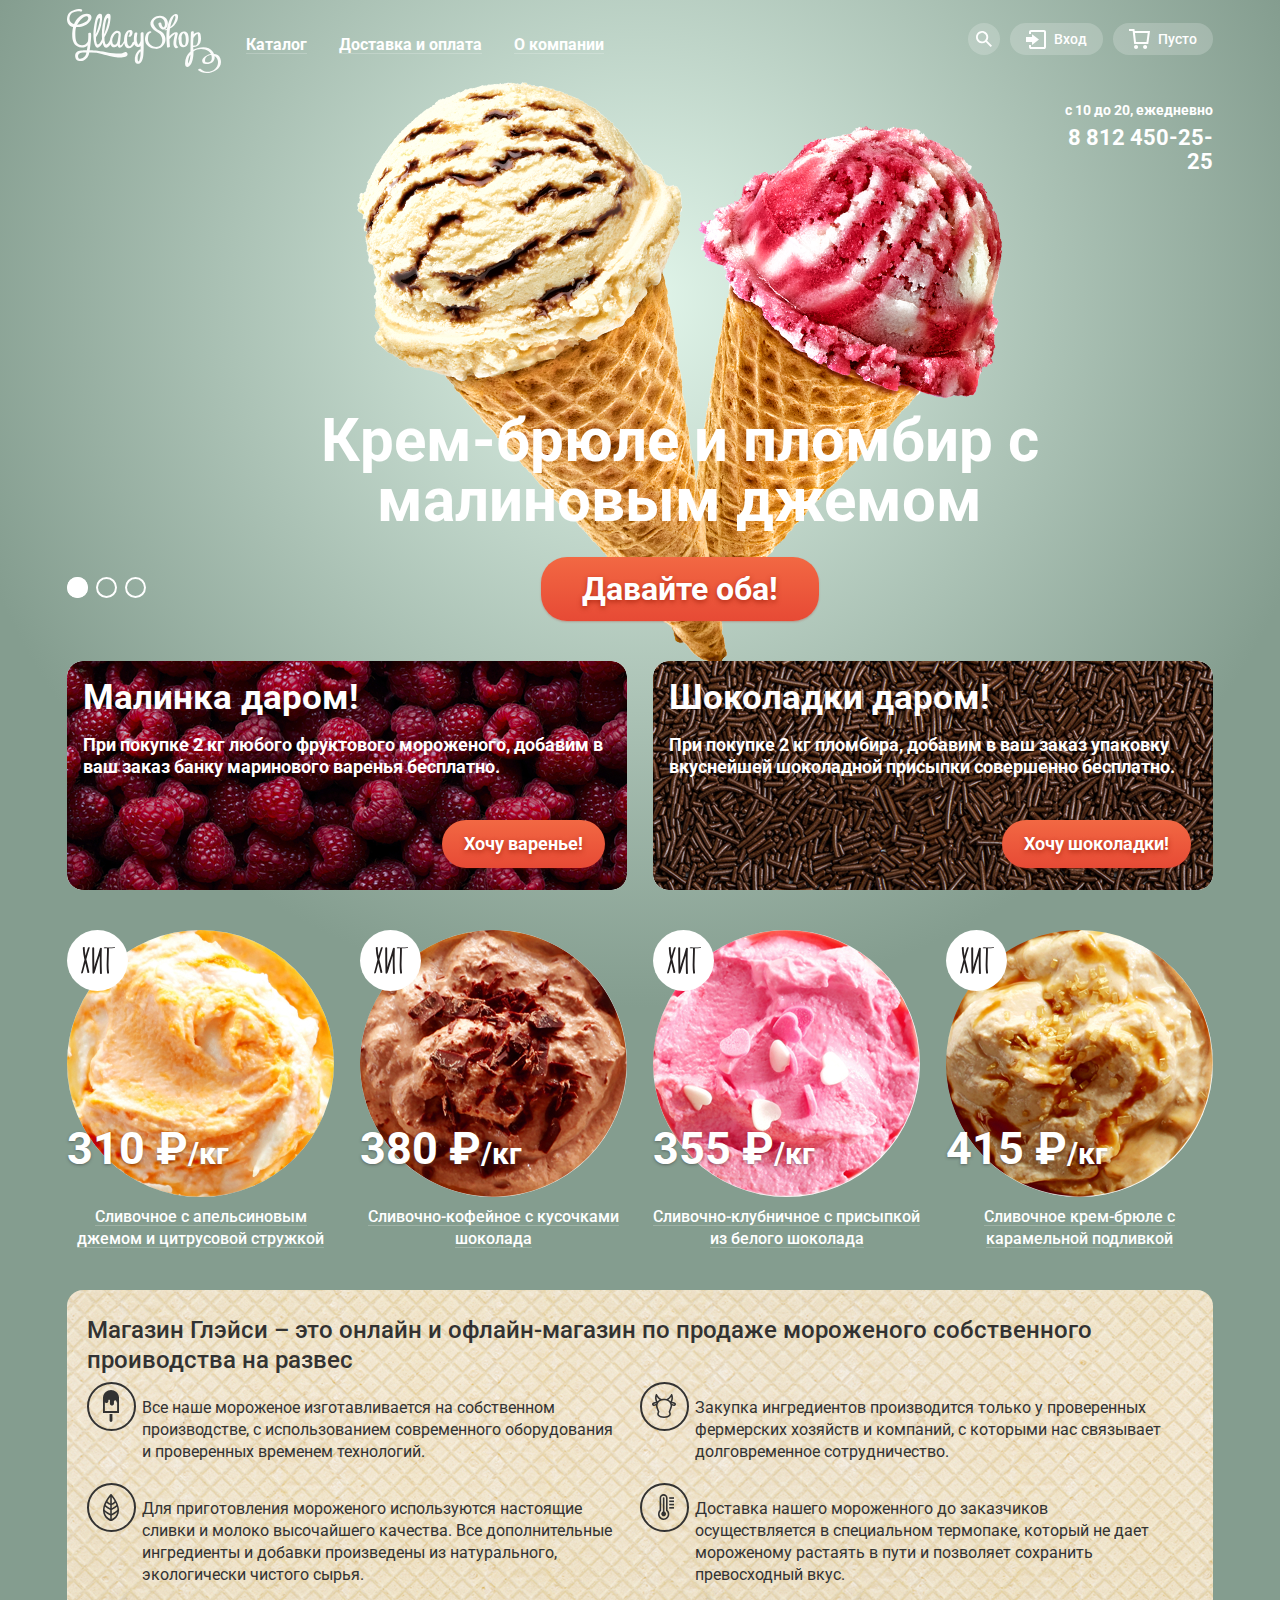
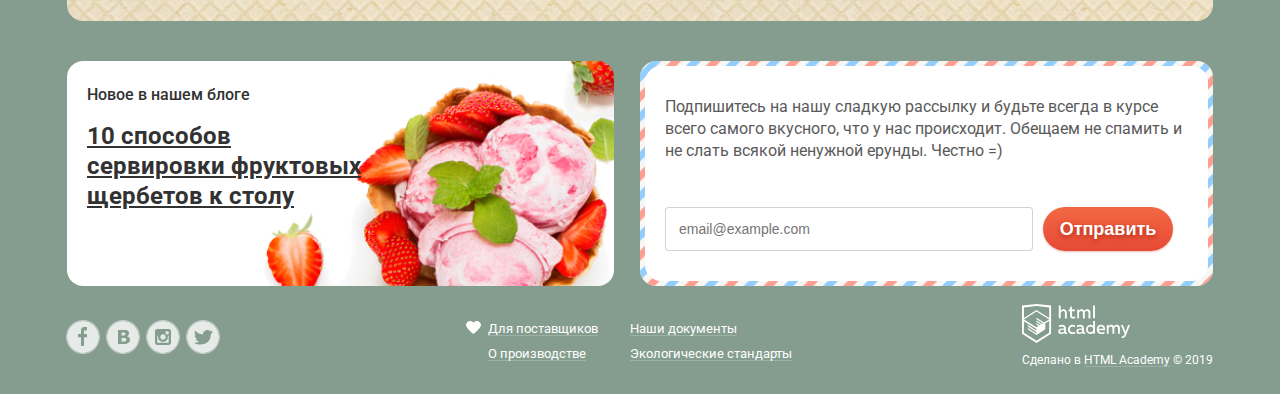
<file: index.html>
<!doctype html>
<html lang="ru">
<head>
  <meta charset="UTF-8">
  <link href="https://fonts.googleapis.com/css2?family=Roboto:wght@400;500;700&display=swap" rel="stylesheet">
  <link rel="stylesheet" href="css/style.css">
  <title>Gllacy</title>
</head>
<body class="page">
<header class="page__header header">
  <nav class="header__nav">
    <a href="#" class="header__nav-logo logo">
      <img class="logo__image" src="img/logo-gllacy.svg" width="154" height="64"
           alt="Логотип магазина мороженого Глэйси">
    </a>
    <ul class="header__nav-list">
      <li class="header__nav-item">
        <a href="catalog.html" class="header__nav-link link">
          <span class="header__nav-text">Каталог</span>
        </a>
        <section class="header__popup catalog">
          <h2 class="catalog__title">Новинки</h2>
          <ul class="catalog__list">
            <li class="catalog__item"><a href="#" class="catalog__link link">Сливочное</a></li>
            <li class="catalog__item"><a href="#" class="catalog__link catalog__link--active link">Щербеты</a></li>
            <li class="catalog__item"><a href="#" class="catalog__link link">Фруктовый лед</a></li>
            <li class="catalog__item"><a href="#" class="catalog__link link">Мелорин</a></li>
          </ul>
        </section>
      </li>
      <li class="header__nav-item">
        <a href="#" class="header__nav-link link">
          <span class="header__nav-text">Доставка и оплата</span>
        </a>
        <section class="header__nav-delivery delivery"></section>
      </li>
      <li class="header__nav-item">
        <a href="#" class="header__nav-link link">
          <span class="header__nav-text">О компании</span>
        </a>
        <section class="header__nav-about-company about-company"></section>
      </li>
    </ul>
  </nav>
  <ul class="header__user-menu">
    <li class="header__user-menu-item">
      <a href="#" class="header__user-menu-link header__user-menu-link--icon-search link ">
        <span class="visually-hidden">Форма поиска</span>
      </a>
      <section class="header__popup header__popup--position-right search">
        <form class="search__form" action="#" name="search" method="get">
          <div class="search__form__item">
            <label for="search" class="visually-hidden">Поиск</label>
            <input id="search" class="search__form-input input" placeholder="Крем-брюле">
          </div>
          <button class="visually-hidden" type="submit">Найти</button>
        </form>
      </section>
    </li>
    <li class="header__user-menu-item">
      <a href="#" class="header__user-menu-link header__user-menu-link--icon-enter link">
        <span class="header__user-menu-link-text">Вход</span>
      </a>
      <section class="header__popup header__popup--position-right authentication">
        <form class="authentication__form" action="#" name="authentication" method="post">
          <div class="authentication__form-login">
            <label class="visually-hidden" for="login">Логин</label>
            <input class="authentication__form-input input" id="login" name="login" placeholder="email@example.com">
          </div>
          <div class="authentication__form-password">
            <label class="visually-hidden" for="password">Пароль</label>
            <input class="authentication__form-input input" type="password" id="password" name="password"
                   placeholder="......">
          </div>
          <div class="authentication__form-item">
            <button class="authentication__form-item-button button-theme" type="submit">Войти</button>
            <div class="authentication__form-item-wrap">
              <a href="#" class="authentication__password-recovery link">
                <span class="authentication__link-text">Забыли пароль?</span>
              </a>
              <a href="#" class="authentication__registration-link link">
                <span class="authentication__link-text">Новая регистрация</span>
              </a>
            </div>
          </div>
        </form>
      </section>
    </li>
    <li class="header__user-menu-item">
      <a href="#" class="header__user-menu-link header__user-menu-link--icon-basket link">
        <span class="header__user-menu-link-text">Пусто</span>
      </a>
      <section class="header__popup header__popup--position-right basket">
        <table class="basket__table">
          <caption class="visually-hidden">Таблица покупок</caption>
          <tbody class="basket__table">
          <tr class="visually-hidden">
            <th>Кнопка удаления из корзицы</th>
            <th>Изображение продукции</th>
            <th>Название</th>
            <th>Вес</th>
            <th>Стоимость</th>
          </tr>
          <tr class="basket__table-row">
            <td class="basket__table-col-button">
              <button class="basket__table-button-close button-close" type="submit"><span class="visually-hidden">удалить</span>
              </button>
            </td>
            <td class="basket__table-col-image">
              <img class="basket__table-image" src="img/basket__image-1.jpg" width="33" height="33"
                   alt="Мороженка розовая с белым шоколадом в форме сердечек">
            </td>
            <td class="basket__table-col-name">Пломбир с апельсиновым джемом</td>
            <td class="basket__table-col-weight">1,5 кг х <span
              class="basket__table-col-price basket__table-price--light">200 руб.</span></td>
            <td class="basket__table-col-price">300 руб.</td>
          </tr>
          <tr class="basket__table-row">
            <td class="basket__table-col-button">
              <button class="basket__table-button-close button-close" type="submit"><span class="visually-hidden">удалить</span>
              </button>
            </td>
            <td class="basket__table-col-image">
              <img class="basket__table-image" src="img/basket__image-2.jpg" width="33" height="33"
                   alt="Мороженка розовая с белым шоколадом в форме сердечек">
            </td>
            <td class="basket__table-col-name">Клубничный пломбир с присыпкой из белого шоколада</td>
            <td class="basket__table-col-weight">1,5 кг х <span
              class="basket__table-col-price basket__table-price--light">300 руб.</span></td>
            <td class="basket__table-col-price">450 руб.</td>
          </tr>
          </tbody>
        </table>
        <form class="basket__form" action="#" name="basket" method="post">
          <div class="basket__form-item-total-price">
            <label class="basket__form-text">Итого: 750 руб.
              <input class="visually-hidden" type="hidden" value="750 руб.">
            </label>
          </div>
          <button class="basket__form-submit button-theme" type="submit">Оформить заказ</button>
        </form>
      </section>
    </li>
  </ul>
  <div class="header__contact">
    <p class="header__contact-working-hours">с 10 до 20, ежедневно</p>
    <p class="header__contact-phone">8 812 450-25-25</p>
  </div>
</header>
<main class="page__main main">
  <div class="main__slider slider">
    <div class="slider__pens slider-pens">
      <div class="slider-pens__item">
        <input class="slider__pen-input visually-hidden" type="radio" id="toggle-1" name="slider-toggle" checked>
        <label class="slider__pen" for="toggle-1"></label>
      </div>
      <div class="slider-pens__item">
        <input class="slider__pen-input visually-hidden" type="radio" id="toggle-2" name="slider-toggle">
        <label class="slider__pen" for="toggle-2"></label>
      </div>
      <div class="slider-pens__item">
        <input class="slider__pen-input visually-hidden" type="radio" id="toggle-3" name="slider-toggle">
        <label class="slider__pen" for="toggle-3"></label>
      </div>
    </div>
    <div class="slider__slide-list">
      <div class="slider__slide">
        <div class="slider__slide-content">
          <p class="slider__slide-intro">Крем-брюле и пломбир с малиновым джемом</p>
          <a class="slider__slide-link link button-theme">Давайте оба!</a>
        </div>
      </div>
      <div class="slider__slide">
        <div class="slider__slide-content">
          <p class="slider__slide-intro">Шоколадный пломбир и лимонный сорбет</p>
          <a class="slider__slide-link link button-theme">Давайте оба!</a>
        </div>
      </div>
      <div class="slider__slide">
        <div class="slider__slide-content">
          <p class="slider__slide-intro">Пломбир с помадкой и клубничный щербет</p>
          <a class="slider__slide-link link button-theme">Давайте оба!</a>
        </div>
      </div>
    </div>
  </div>
  <section class="main__present present-list">
    <article class="present-list__item present present--bg-berry">
      <h2 class="present__title">Малинка даром!</h2>
      <p class="present__intro">При покупке 2 кг любого фруктового мороженого, добавим в ваш заказ банку маринового
        варенья бесплатно.</p>
      <a href="#" class="present__link button-theme">Хочу варенье!</a>
    </article>
    <article class="present-list__item present present--bg-chocolate">
      <h2 class="present__title">Шоколадки даром!</h2>
      <p class="present__intro">При покупке 2 кг пломбира, добавим в ваш заказ упаковку вкуснейшей шоколадной присыпки
        совершенно бесплатно.</p>
      <a href="#" class="present__link button-theme">Хочу шоколадки!</a>
    </article>
  </section>
  <div class="main__product-list product-list">
    <article class="product-list__item product product--icon-popular">
      <div class="product__header">
        <figure class="product__image-wrap">
          <img class="product__image" src="img/product__image-1.jpg" alt="">
        </figure>
        <div class="product__price-wrap">
          <p class="product__price">310 ₽<span class="product__price product__price--size">/кг</span></p>
        </div>
        <h2 class="product__title">
          <a href="#" class="product__link link">
            <span class="link__text">Сливочное с апельсиновым джемом и цитрусовой стружкой</span>
          </a>
        </h2>
      </div>
      <div class="product__footer">
        <a class="product__link-button link button-theme">Быстрый просмотр</a>
      </div>
    </article>
    <article class="product-list__item product product--icon-popular">
      <div class="product__header">
        <figure class="product__image-wrap">
          <img class="product__image" src="img/product__image-2.jpg" alt="">
        </figure>
        <div class="product__price-wrap">
          <p class="product__price">380 ₽<span class="product__price product__price--size">/кг</span></p>
        </div>
        <h2 class="product__title">
          <a href="#" class="product__link link">
            <span class="link__text">Сливочно-кофейное с кусочками шоколада</span>
          </a>
        </h2>
      </div>
      <div class="product__footer">
        <a class="product__link-button link button-theme">Быстрый просмотр</a>
      </div>
    </article>
    <article class="product-list__item product product--icon-popular">
      <div class="product__header">
        <figure class="product__image-wrap">
          <img class="product__image" src="img/product__image-3.jpg" alt="">
        </figure>
        <div class="product__price-wrap">
          <p class="product__price">355 ₽<span class="product__price product__price--size">/кг</span></p>
        </div>
        <h2 class="product__title">
          <a href="#" class="product__link link">
            <span class="link__text">Сливочно-клубничное с присыпкой из белого шоколада</span>
          </a>
        </h2>
      </div>
      <div class="product__footer">
        <a class="product__link-button link button-theme">Быстрый просмотр</a>
      </div>
    </article>
    <article class="product-list__item product product--icon-popular">
      <div class="product__header">
        <figure class="product__image-wrap">
          <img class="product__image" src="img/product__image-4.jpg" alt="">
        </figure>
        <div class="product__price-wrap">
          <p class="product__price">415 ₽<span class="product__price product__price--size">/кг</span></p>
        </div>
        <h2 class="product__title">
          <a href="#" class="product__link link">
            <span class="link__text">Сливочное крем-брюле с карамельной подливкой </span>
          </a>
        </h2>
      </div>
      <div class="product__footer">
        <a class="product__link-button link button-theme">Быстрый просмотр</a>
      </div>
    </article>
  </div>
  <section class="main__advantage advantage">
    <p class="advantages__intro">Магазин Глэйси – это онлайн и офлайн-магазин по продаже мороженого собственного
      проиводства на развес</p>
    <ul class="advantages__list">
      <li class="advantages__item advantage__item--icon advantage__item--icon-ice-cream">
        <p class="advantage__item-text">Все наше мороженое изготавливается на собственном производстве, с использованием
          современного оборудования и проверенных временем технологий.</p>
      </li>
      <li class="advantages__item advantage__item--icon advantage__item--icon-cow">
        <p class="advantage__item-text">Закупка ингредиентов производится только у проверенных фермерских хозяйств и
          компаний, с которыми нас связывает долговременное сотрудничество.</p>
      </li>
      <li class="advantages__item advantage__item--icon advantage__item--icon-sheet">
        <p class="advantage__item-text">Для приготовления мороженого используются настоящие сливки и молоко высочайшего
          качества. Все дополнительные ингредиенты и добавки произведены из натурального, экологически чистого
          сырья.</p>
      </li>
      <li class="advantages__item advantage__item--icon advantage__item--icon-temperature">
        <p class="advantage__item-text">Доставка нашего мороженного до заказчиков осуществляется в специальном
          термопаке, который не дает мороженому растаять в пути и позволяет сохранить превосходный вкус.</p>
      </li>
    </ul>
  </section>
  <div class="main__social">
    <article class="main__social-item post">
      <div class="post__content">
        <h2 class="post__title">Новое в нашем блоге</h2>
        <a class="post__link link" href="#"><span class="post__link-text">10 способов сервировки фруктовых щербетов к столу</span></a>
      </div>
    </article>
    <article class="main__social-item subscription">
      <div class="subscription__content">
        <p class="subscription__intro">Подпишитесь на нашу сладкую рассылку и будьте всегда в курсе всего самого
          вкусного, что у нас происходит. Обещаем не спамить и не слать всякой ненужной ерунды. Честно =)</p>
        <form class="subscription__form" action="#" method="post" name="subscription">
          <p class="subscription__form-item">
            <label class="visually-hidden" for="email-subscription">Поле для почты</label>
            <input class="subscription__form-input input" id="email-subscription" placeholder="email@example.com">
          </p>
          <button class="subscription__form-submit button-theme" type="submit">Отправить</button>
        </form>
      </div>
    </article>
  </div>
  <div class="main__contact">
    <section class="main__contact-item map"></section>
    <section class="main__contact-item contact"></section>
  </div>
</main>
<footer class="page__footer footer">
  <ul class="footer__social-list">
    <li class="footer__social-item">
      <a class="footer__social-link footer__social-link--icon-facebook link" href="#"><span class="visually-hidden">Фейсбук</span></a>
    </li>
    <li class="footer__social-item">
      <a class="footer__social-link footer__social-link--icon-b link" href="#"><span
        class="visually-hidden">Вконтакте</span></a>
    </li>
    <li class="footer__social-item">
      <a class="footer__social-link footer__social-link--icon-instagram link" href="#"><span class="visually-hidden">Инстаграм</span></a>
    </li>
    <li class="footer__social-item">
      <a class="footer__social-link footer__social-link--icon-twitter link" href="#"><span class="visually-hidden">Твиттер</span></a>
    </li>
  </ul>
  <div class="footer__nav-links">
    <div class="footer__nav-item-layout">
      <p class="footer__nav-item">
        <a class="footer__nav-link footer__nav-link--icon link" href="#">
          <span class="link__text">Для поставщиков</span>
        </a>
      </p>
      <p class="footer__nav-item">
        <a class="footer__nav-link link" href="#">
          <span class="link__text">О производстве</span>
        </a>
      </p>
    </div>
    <div class="footer__nav-item-layout">
      <p class="footer__nav-item">
        <a class="footer__nav-link link" href="#">
          <span class="link__text">Наши документы</span>
        </a>
      </p>
      <p class="footer__nav-item">
        <a class="footer__nav-link link" href="#">
          <span class="link__text">Экологические стандарты</span>
        </a>
      </p>
    </div>
  </div>
  <div class="footer__item">
    <a class="footer__logo logo" href="#">
      <img src="img/logo-html-academy.svg" width="108" height="39" alt="Логотип html-academy" class="logo__image">
    </a>
    <p class="footer__copyright">Сделано в <a class="footer__copyright-link link" href="#">
      <span class="link__text">HTML Academy</span></a> © 2019
    </p>
  </div>
</footer>
<section class="page__feedback page__feedback-hidden feedback">
  <div class="feedback-content">
    <p class="feedback__intro">Мы обязательно вам ответим!</p>
    <button class="feedback__button-close button-close" type="button"><span class="visually-hidden">Закрыть</span></button>
    <form class="feedback__form" action="#" method="post" name="feedback">
      <fieldset class="feedback__form-fields-list fieldset">
        <p class="feedback__form-field">
          <label for="form-name" class="visually-hidden">Имя Фамилия</label>
          <input class="feedback__form-field-item feedback__form-field-item--size input" type="text" placeholder="Имя Фамилия" id="form-name">
        </p>
        <p class="feedback__form-field">
          <label for="form-email" class="visually-hidden">Email</label>
          <input class="feedback__form-field-item feedback__form-field-item--size input" type="text" placeholder="email@example.com" id="form-email">
        </p>
        <p class="feedback__form-field">
          <label class="visually-hidden" for="form-textarea">Ваш отзыв</label>
          <textarea class="feedback__form-field-item textarea" name="feedback" id="form-textarea" placeholder="В свободной форме"></textarea>
        </p>
      </fieldset>
      <button class="feedback__form-submit button-theme" type="submit">Отправить</button>
    </form>
  </div>
</section>
</body>
</html>
</file>
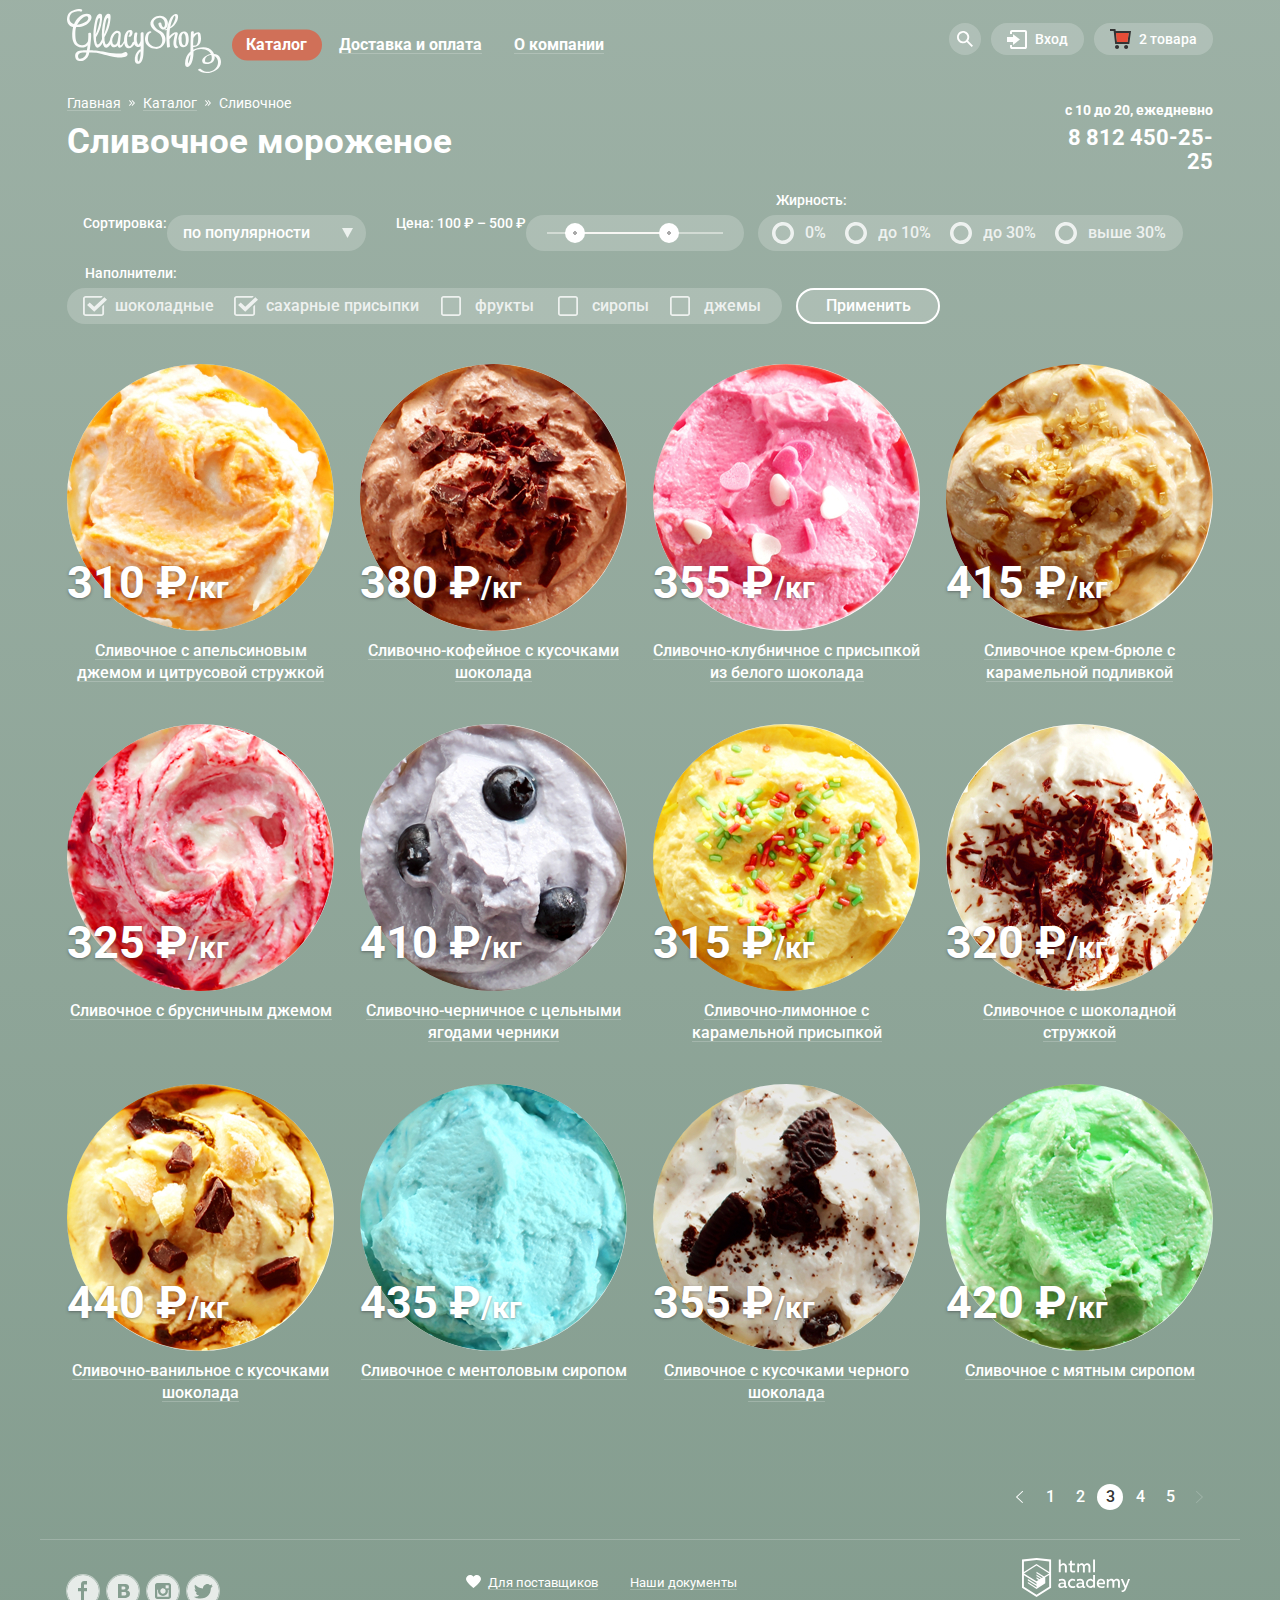
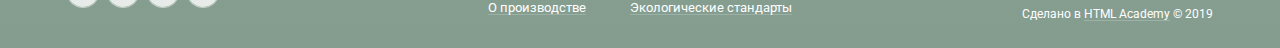
<file: catalog.html>
<!doctype html>
<html lang="ru">
<head>
  <meta charset="UTF-8">
  <link href="https://fonts.googleapis.com/css2?family=Roboto:wght@400;500;700&display=swap" rel="stylesheet">
  <link rel="stylesheet" href="css/style.css">
  <title>template</title>
</head>
<body class="page-catalog">
<header class="page-catalog__header header">
  <nav class="header__nav">
    <a href="index.html" class="header__nav-logo logo">
      <img class="logo__image" src="img/logo-gllacy.svg" width="154" height="64"
           alt="Логотип магазина мороженого Глэйси">
    </a>
    <ul class="header__nav-list">
      <li class="header__nav-item">
        <a href="#" class="header__nav-link header__nav-link--active link">
          <span class="header__nav-text">Каталог</span>
        </a>
        <section class="header__popup catalog">
          <h2 class="catalog__title">Новинки</h2>
          <ul class="catalog__list">
            <li class="catalog__item"><a href="#" class="catalog__link link">Сливочное</a></li>
            <li class="catalog__item"><a href="#" class="catalog__link catalog__link--active link">Щербеты</a></li>
            <li class="catalog__item"><a href="#" class="catalog__link link">Фруктовый лед</a></li>
            <li class="catalog__item"><a href="#" class="catalog__link link">Мелорин</a></li>
          </ul>
        </section>
      </li>
      <li class="header__nav-item">
        <a href="#" class="header__nav-link link">
          <span class="header__nav-text">Доставка и оплата</span>
        </a>
        <section class="header__nav-delivery delivery"></section>
      </li>
      <li class="header__nav-item">
        <a href="#" class="header__nav-link link">
          <span class="header__nav-text">О компании</span>
        </a>
        <section class="header__nav-about-company about-company"></section>
      </li>
    </ul>
  </nav>
  <ul class="header__user-menu">
    <li class="header__user-menu-item">
      <a href="#" class="header__user-menu-link header__user-menu-link--icon-search link ">
        <span class="visually-hidden">Форма поиска</span>
      </a>
      <section class="header__popup header__popup--position-right search">
        <form class="search__form" action="#" name="search" method="get">
          <div class="search__form__item">
            <label for="search" class="visually-hidden">Поиск</label>
            <input id="search" class="search__form-input input" placeholder="Крем-брюле">
          </div>
          <button class="visually-hidden" type="submit">Найти</button>
        </form>
      </section>
    </li>
    <li class="header__user-menu-item">
      <a href="#" class="header__user-menu-link header__user-menu-link--icon-enter link">
        <span class="header__user-menu-link-text">Вход</span>
      </a>
      <section class="header__popup header__popup--position-right authentication">
        <form class="authentication__form" action="#" name="authentication" method="post">
          <div class="authentication__form-login">
            <label class="visually-hidden" for="login">Логин</label>
            <input class="authentication__form-input input" id="login" name="login" placeholder="email@example.com">
          </div>
          <div class="authentication__form-password">
            <label class="visually-hidden" for="password">Пароль</label>
            <input class="authentication__form-input input" type="password" id="password" name="password"
                   placeholder="......">
          </div>
          <div class="authentication__form-item">
            <button class="authentication__form-item-button button-theme" type="submit">Войти</button>
            <div class="authentication__form-item-wrap">
              <a href="#" class="authentication__password-recovery link">
                <span class="authentication__link-text">Забыли пароль?</span>
              </a>
              <a href="#" class="authentication__registration-link link">
                <span class="authentication__link-text">Новая регистрация</span>
              </a>
            </div>
          </div>
        </form>
      </section>
    </li>
    <li class="header__user-menu-item">
      <a href="#"
         class="header__user-menu-link header__user-menu-link--icon-basket header__user-menu--icon-basket-active link">
        <span class="header__user-menu-link-text">2 товара</span>
      </a>
      <section class="header__popup header__popup--position-right basket">
        <table class="basket__table">
          <caption class="visually-hidden">Таблица покупок</caption>
          <tbody class="basket__table">
          <tr class="visually-hidden">
            <th>Кнопка удаления из корзицы</th>
            <th>Изображение продукции</th>
            <th>Название</th>
            <th>Вес</th>
            <th>Стоимость</th>
          </tr>
          <tr class="basket__table-row">
            <td class="basket__table-col-button">
              <button class="basket__table-button-close button-close" type="submit"><span class="visually-hidden">удалить</span>
              </button>
            </td>
            <td class="basket__table-col-image">
              <img class="basket__table-image" src="img/basket__image-1.jpg" width="33" height="33"
                   alt="Мороженка розовая с белым шоколадом в форме сердечек">
            </td>
            <td class="basket__table-col-name">Пломбир с апельсиновым джемом</td>
            <td class="basket__table-col-weight">1,5 кг х <span
              class="basket__table-col-price basket__table-price--light">200 руб.</span></td>
            <td class="basket__table-col-price">300 руб.</td>
          </tr>
          <tr class="basket__table-row">
            <td class="basket__table-col-button">
              <button class="basket__table-button-close button-close" type="submit"><span class="visually-hidden">удалить</span>
              </button>
            </td>
            <td class="basket__table-col-image">
              <img class="basket__table-image" src="img/basket__image-2.jpg" width="33" height="33"
                   alt="Мороженка розовая с белым шоколадом в форме сердечек">
            </td>
            <td class="basket__table-col-name">Клубничный пломбир с присыпкой из белого шоколада</td>
            <td class="basket__table-col-weight">1,5 кг х <span
              class="basket__table-col-price basket__table-price--light">300 руб.</span></td>
            <td class="basket__table-col-price">450 руб.</td>
          </tr>
          </tbody>
        </table>
        <form class="basket__form" action="#" name="basket" method="post">
          <div class="basket__form-item-total-price">
            <label class="basket__form-text">Итого: 750 руб.
              <input class="visually-hidden" type="hidden" value="750 руб.">
            </label>
          </div>
          <button class="basket__form-submit button-theme" type="submit">Оформить заказ</button>
        </form>
      </section>
    </li>
  </ul>
  <div class="header__contact">
    <p class="header__contact-working-hours">с 10 до 20, ежедневно</p>
    <p class="header__contact-phone">8 812 450-25-25</p>
  </div>
</header>
<main class="page-catalog__main main-catalog">
  <ul class="main-catalog__bread-crumbs bread-crumbs">
    <li class="bread-crumbs__item"><a href="index.html" class="bread-crumbs__link link"><span
      class="link__text">Главная</span></a></li>
    <li class="bread-crumbs__item"><a href="catalog.html" class="bread-crumbs__link link"><span class="link__text">Каталог</span></a>
    </li>
    <li class="bread-crumbs__item"><a href="" class="bread-crumbs__link bread-crumbs__link--active link"><span
      class="link__text">Сливочное</span></a></li>
  </ul>
  <h1 class="main-catalog__catalog-title">Сливочное мороженое</h1>
  <form class="main-catalog__filter-form filter-form">
    <div class="filter-form__row">
      <fieldset class="filter-form__item">
        <label class="filter-form__item-title" for="sorting-select">Сортировка:</label>
        <select class="filter-form__select" id="sorting-select">
          <option class="filter-form__select-option">по популярности</option>
          <option class="filter-form__select-option">сначала недорогие</option>
          <option class="filter-form__select-option">сначала дорогие</option>
          <option class="filter-form__select-option">по жирности</option>
        </select>
      </fieldset>
      <fieldset class="filter-form__item">
        <label class="filter-form__item-title">Цена: 100 ₽ – 500 ₽</label>
        <div class="filter-form__price-range slider-range">
          <div class="slider-range__bar">
            <div class="slider-range__bar-progress"></div>
            <button class="slider-range__pen slider-range__pen--right" type="button"></button>
            <button class="slider-range__pen slider-range__pen--left" type="button"></button>
          </div>
        </div>
      </fieldset>
      <fieldset class="filter-form__item">
        <legend class="filter-form__item-title">Жирность:</legend>
        <ul class="filter-form__filter-fat-list filter-fat-list">
          <li class="filter-fat-list__item radio">
            <input class="radio__input visually-hidden" type="radio" name="fat-filter" id="fat-filter-1">
            <label class="radio__icon" for="fat-filter-1"></label>
            <label class="radio__title" for="fat-filter-1">0%</label>
          </li>
          <li class="filter-fat-list__item radio">
            <input class="radio__input visually-hidden" type="radio" name="fat-filter" id="fat-filter-2">
            <label class="radio__icon" for="fat-filter-2"></label>
            <label class="radio__title" for="fat-filter-2">до 10%</label>
          </li>
          <li class="filter-fat-list__item radio">
            <input class="radio__input visually-hidden" type="radio" name="fat-filter" id="fat-filter-3">
            <label class="radio__icon" for="fat-filter-3"></label>
            <label class="radio__title" for="fat-filter-3">до 30%</label>
          </li>
          <li class="filter-fat-list__item radio">
            <input class="radio__input visually-hidden" type="radio" name="fat-filter" id="fat-filter-4">
            <label class="radio__icon" for="fat-filter-4"></label>
            <label class="radio__title" for="fat-filter-4">выше 30%</label>
          </li>
        </ul>
      </fieldset>
    </div>
    <div class="filter-form__row">
      <fieldset class="filter-form__item">
        <legend class="filter-form__item-title">Наполнители:</legend>
        <div class="filter-form__item-list toppings-list">
          <div class="toppings-list__item-chocolate checkbox">
            <input class="checkbox__input visually-hidden" type="checkbox" name="filter-extender" id="filter-extender-1"
                   checked>
            <label class="checkbox__icon" for="filter-extender-1"></label>
            <label class="checkbox__title" for="filter-extender-1">шоколадные</label>
          </div>
          <div class="toppings-list__item-sugar checkbox">
            <input class="checkbox__input visually-hidden" type="checkbox" name="filter-extender" id="filter-extender-2"
                   checked>
            <label class="checkbox__icon" for="filter-extender-2"></label>
            <label class="checkbox__title" for="filter-extender-2">сахарные присыпки</label>
          </div>
          <div class="toppings-list__item-fruits checkbox">
            <input class="checkbox__input visually-hidden" type="checkbox" name="filter-extender"
                   id="filter-extender-3">
            <label class="checkbox__icon" for="filter-extender-3"></label>
            <label class="checkbox__title" for="filter-extender-3">фрукты</label>
          </div>
          <div class="toppings-list__item-syrups checkbox">
            <input class="checkbox__input visually-hidden" type="checkbox" name="filter-extender"
                   id="filter-extender-4">
            <label class="checkbox__icon" for="filter-extender-4"></label>
            <label class="checkbox__title" for="filter-extender-4">сиропы</label>
          </div>
          <div class="toppings-list__item-jams checkbox">
            <input class="checkbox__input visually-hidden" type="checkbox" name="filter-extender"
                   id="filter-extender-5">
            <label class="checkbox__icon" for="filter-extender-5"></label>
            <label class="checkbox__title" for="filter-extender-5">джемы</label>
          </div>
        </div>
      </fieldset>
      <button class="filter-form__submit" type="submit">Применить</button>
    </div>
  </form>
  <ul class="main-catalog__product-list product-list">
    <li class="product-list__item">
      <article class="product">
        <div class="product__header">
          <figure class="product__image-wrap">
            <img class="product__image" src="img/product__image-1.jpg" alt="">
          </figure>
          <div class="product__price-wrap">
            <p class="product__price">310 ₽<span class="product__price product__price--size">/кг</span></p>
          </div>
          <h2 class="product__title">
            <a href="#" class="product__link link">
              <span class="link__text">Сливочное с апельсиновым джемом и цитрусовой стружкой</span>
            </a>
          </h2>
        </div>
        <div class="product__footer">
          <a class="product__link-button link button-theme">Быстрый просмотр</a>
        </div>
      </article>
    </li>
    <li class="product-list__item">
      <article class="product">
        <div class="product__header">
          <figure class="product__image-wrap">
            <img class="product__image" src="img/product__image-2.jpg" alt="">
          </figure>
          <div class="product__price-wrap">
            <p class="product__price">380 ₽<span class="product__price product__price--size">/кг</span></p>
          </div>
          <h2 class="product__title">
            <a href="#" class="product__link link">
              <span class="link__text">Сливочно-кофейное с кусочками шоколада</span>
            </a>
          </h2>
        </div>
        <div class="product__footer">
          <a class="product__link-button link button-theme">Быстрый просмотр</a>
        </div>
      </article>
    </li>
    <li class="product-list__item">
      <article class="product">
        <div class="product__header">
          <figure class="product__image-wrap">
            <img class="product__image" src="img/product__image-3.jpg" alt="">
          </figure>
          <div class="product__price-wrap">
            <p class="product__price">355 ₽<span class="product__price product__price--size">/кг</span></p>
          </div>
          <h2 class="product__title">
            <a href="#" class="product__link link">
              <span class="link__text">Сливочно-клубничное с присыпкой из белого шоколада</span>
            </a>
          </h2>
        </div>
        <div class="product__footer">
          <a class="product__link-button link button-theme">Быстрый просмотр</a>
        </div>
      </article>
    </li>
    <li class="product-list__item">
      <article class="product">
        <div class="product__header">
          <figure class="product__image-wrap">
            <img class="product__image" src="img/product__image-4.jpg" alt="">
          </figure>
          <div class="product__price-wrap">
            <p class="product__price">415 ₽<span class="product__price product__price--size">/кг</span></p>
          </div>
          <h2 class="product__title">
            <a href="#" class="product__link link">
              <span class="link__text">Сливочное крем-брюле с карамельной подливкой </span>
            </a>
          </h2>
        </div>
        <div class="product__footer">
          <a class="product__link-button link button-theme">Быстрый просмотр</a>
        </div>
      </article>
    </li>
    <li class="product-list__item">
      <article class="product">
        <div class="product__header">
          <figure class="product__image-wrap">
            <img class="product__image" src="img/product__image-5.jpg" alt="">
          </figure>
          <div class="product__price-wrap">
            <p class="product__price">325 ₽<span class="product__price product__price--size">/кг</span></p>
          </div>
          <h2 class="product__title">
            <a href="#" class="product__link link">
              <span class="link__text">Сливочное с брусничным джемом</span>
            </a>
          </h2>
        </div>
        <div class="product__footer">
          <a class="product__link-button link button-theme">Быстрый просмотр</a>
        </div>
      </article>
    </li>
    <li class="product-list__item">
      <article class="product">
        <div class="product__header">
          <figure class="product__image-wrap">
            <img class="product__image" src="img/product__image-6.jpg" alt="">
          </figure>
          <div class="product__price-wrap">
            <p class="product__price">410 ₽<span class="product__price product__price--size">/кг</span></p>
          </div>
          <h2 class="product__title">
            <a href="#" class="product__link link">
              <span class="link__text">Сливочно-черничное с цельными ягодами черники </span>
            </a>
          </h2>
        </div>
        <div class="product__footer">
          <a class="product__link-button link button-theme">Быстрый просмотр</a>
        </div>
      </article>
    </li>
    <li class="product-list__item">
      <article class="product">
        <div class="product__header">
          <figure class="product__image-wrap">
            <img class="product__image" src="img/product__image-7.jpg" alt="">
          </figure>
          <div class="product__price-wrap">
            <p class="product__price">315 ₽<span class="product__price product__price--size">/кг</span></p>
          </div>
          <h2 class="product__title">
            <a href="#" class="product__link link">
              <span class="link__text">Сливочно-лимонное с карамельной присыпкой</span>
            </a>
          </h2>
        </div>
        <div class="product__footer">
          <a class="product__link-button link button-theme">Быстрый просмотр</a>
        </div>
      </article>
    </li>
    <li class="product-list__item">
      <article class="product">
        <div class="product__header">
          <figure class="product__image-wrap">
            <img class="product__image" src="img/product__image-8.jpg" alt="">
          </figure>
          <div class="product__price-wrap">
            <p class="product__price">320 ₽<span class="product__price product__price--size">/кг</span></p>
          </div>
          <h2 class="product__title">
            <a href="#" class="product__link link">
              <span class="link__text">Сливочное с шоколадной стружкой</span>
            </a>
          </h2>
        </div>
        <div class="product__footer">
          <a class="product__link-button link button-theme">Быстрый просмотр</a>
        </div>
      </article>
    </li>
    <li class="product-list__item">
      <article class="product">
        <div class="product__header">
          <figure class="product__image-wrap">
            <img class="product__image" src="img/product__image-9.jpg" alt="">
          </figure>
          <div class="product__price-wrap">
            <p class="product__price">440 ₽<span class="product__price product__price--size">/кг</span></p>
          </div>
          <h2 class="product__title">
            <a href="#" class="product__link link">
              <span class="link__text">Сливочно-ванильное с кусочками шоколада</span>
            </a>
          </h2>
        </div>
        <div class="product__footer">
          <a class="product__link-button link button-theme">Быстрый просмотр</a>
        </div>
      </article>
    </li>
    <li class="product-list__item">
      <article class="product">
        <div class="product__header">
          <figure class="product__image-wrap">
            <img class="product__image" src="img/product__image-10.jpg" alt="">
          </figure>
          <div class="product__price-wrap">
            <p class="product__price">435 ₽<span class="product__price product__price--size">/кг</span></p>
          </div>
          <h2 class="product__title">
            <a href="#" class="product__link link">
              <span class="link__text">Сливочноe с ментоловым сиропом</span>
            </a>
          </h2>
        </div>
        <div class="product__footer">
          <a class="product__link-button link button-theme">Быстрый просмотр</a>
        </div>
      </article>
    </li>
    <li class="product-list__item">
      <article class="product">
        <div class="product__header">
          <figure class="product__image-wrap">
            <img class="product__image" src="img/product__image-11.jpg" alt="">
          </figure>
          <div class="product__price-wrap">
            <p class="product__price">355 ₽<span class="product__price product__price--size">/кг</span></p>
          </div>
          <h2 class="product__title">
            <a href="#" class="product__link link">
              <span class="link__text">Сливочное с кусочками черного шоколада</span>
            </a>
          </h2>
        </div>
        <div class="product__footer">
          <a class="product__link-button link button-theme">Быстрый просмотр</a>
        </div>
      </article>
    </li>
    <li class="product-list__item">
      <article class="product">
        <div class="product__header">
          <figure class="product__image-wrap">
            <img class="product__image" src="img/product__image-12.jpg" alt="">
          </figure>
          <div class="product__price-wrap">
            <p class="product__price">420 ₽<span class="product__price product__price--size">/кг</span></p>
          </div>
          <h2 class="product__title">
            <a href="#" class="product__link link">
              <span class="link__text">Сливочное с мятным сиропом</span>
            </a>
          </h2>
        </div>
        <div class="product__footer">
          <a class="product__link-button link button-theme">Быстрый просмотр</a>
        </div>
      </article>
    </li>
  </ul>
  <ul class="main-catalog__pagination pagination">
    <li class="pagination__item">
      <a href="#" class="pagination__link pagination__link--icon-back link">
        <span class="visually-hidden">Назад</span>
      </a>
    </li>
    <li class="pagination__item"><a href="#" class="pagination__link link">1</a></li>
    <li class="pagination__item"><a href="#" class="pagination__link link">2</a></li>
    <li class="pagination__item"><a href="#" class="pagination__link pagination__link--active link">3</a></li>
    <li class="pagination__item"><a href="#" class="pagination__link link">4</a></li>
    <li class="pagination__item"><a href="#" class="pagination__link link">5</a></li>
    <li class="pagination__item">
      <a href="#" class="pagination__link pagination__link--icon-next pagination__link--icon-next-disabled link">
        <span class="visually-hidden">Вперед</span>
      </a>
    </li>
  </ul>
</main>
<footer class="page-catalog__footer footer">
  <ul class="footer__social-list">
    <li class="footer__social-item">
      <a class="footer__social-link footer__social-link--icon-facebook link" href="#"><span class="visually-hidden">Фейсбук</span></a>
    </li>
    <li class="footer__social-item">
      <a class="footer__social-link footer__social-link--icon-b link" href="#"><span
        class="visually-hidden">Вконтакте</span></a>
    </li>
    <li class="footer__social-item">
      <a class="footer__social-link footer__social-link--icon-instagram link" href="#"><span class="visually-hidden">Инстаграм</span></a>
    </li>
    <li class="footer__social-item">
      <a class="footer__social-link footer__social-link--icon-twitter link" href="#"><span class="visually-hidden">Твиттер</span></a>
    </li>
  </ul>
  <div class="footer__nav-links">
    <div class="footer__nav-item-layout">
      <p class="footer__nav-item">
        <a class="footer__nav-link footer__nav-link--icon link" href="#">
          <span class="link__text">Для поставщиков</span>
        </a>
      </p>
      <p class="footer__nav-item">
        <a class="footer__nav-link link" href="#">
          <span class="link__text">О производстве</span>
        </a>
      </p>
    </div>
    <div class="footer__nav-item-layout">
      <p class="footer__nav-item">
        <a class="footer__nav-link link" href="#">
          <span class="link__text">Наши документы</span>
        </a>
      </p>
      <p class="footer__nav-item">
        <a class="footer__nav-link link" href="#">
          <span class="link__text">Экологические стандарты</span>
        </a>
      </p>
    </div>
  </div>
  <div class="footer__item">
    <a class="footer__logo logo" href="#">
      <img src="img/logo-html-academy.svg" width="108" height="39" alt="Логотип html-academy" class="logo__image">
    </a>
    <p class="footer__copyright">Сделано в <a class="footer__copyright-link link" href="#">
      <span class="link__text">HTML Academy</span></a> © 2019
    </p>
  </div>
</footer>

</body>
</html>
</file>
<file: css/style.css>
/*button-close*/
.button-close {
  width: 18px;
  height: 17px;

  padding: 15px 16px;
  box-sizing: content-box;

  background-color: transparent;
  border: none;

  background-image: url(../img/icon-close-big.svg);
  background-repeat: no-repeat;
  background-position: center center;
}

/* fieldset */
.fieldset {
  margin: 0;
  padding: 0;
  border: none;
}

/* textarea */
.textarea {
  min-height: 154px;
  padding: 16px 14px;
  box-sizing: border-box;
  border: none;
  border-radius: 4px;

  font-weight: normal;
  font-size: 16px;
  line-height: 20px;

  color: #999999;
  background-color: #ffffff;
  box-shadow: inset 0 0 0 1px rgba(178, 178, 178, 0.52);
}

/*radio */
.radio {
  display: flex;
  align-items: center;
}

.radio:hover .radio__icon {
  opacity: 1;
}

.radio:hover .radio__title {
  opacity: 1;
}

.radio:hover .radio__input:checked + .radio__icon {
  opacity: 1;
}

.radio__input:checked + .radio__icon {
  width: 22px;
  height: 22px;

  opacity: 0.8;
  background-image: url(../img/icon-radio-on.svg);
}

.radio__icon {
  width: 22px;
  height: 22px;

  background-image: url(../img/icon-radio-off.svg);
  background-repeat: no-repeat;
  background-position: left center;
  opacity: 0.8;

  cursor: pointer;
}

.radio__title {
  padding-left: 11px;
  cursor: pointer;

  opacity: 0.8;
}

/* checkbox */
.checkbox {
  display: flex;
  align-items: center;
}

.checkbox:hover .checkbox__icon {
  opacity: 1;
}

.checkbox:hover .checkbox__title {
  opacity: 1;
}

.checkbox:hover .checkbox__input:checked + .checkbox__icon {
  opacity: 1;
}

.checkbox__input:checked + .checkbox__icon {
  width: 24px;
  height: 20px;

  opacity: 0.8;
  background-image: url(../img/icon-checkbox-on.svg);
}

.checkbox__input:checked ~ .checkbox__title {
  padding-left: 8px;
}

.checkbox__icon {
  width: 20px;
  height: 20px;

  opacity: 0.8;
  background-image: url(../img/icon-checkbox-off.svg);
  background-repeat: no-repeat;
  background-position: left center;

  cursor: pointer;
}

.checkbox__title {
  padding-left: 14px;

  opacity: 0.8;
  cursor: pointer;
}

/* visually-hidden */
.visually-hidden {
  position: absolute !important;
  clip: rect(1px 1px 1px 1px); /* IE6, IE7 */
  clip: rect(1px, 1px, 1px, 1px);
  padding:0 !important;
  border:0 !important;
  height: 1px !important;
  width: 1px !important;
  overflow: hidden;
}

/* link */
.link {
  display: block;
  text-decoration: none;
  color: inherit;
}

.link:hover .link__text {
  color: #ffbc9e;

  background-image: linear-gradient(
    to top,
    rgba(255, 188, 158, 0.3) 0,
    rgba(255, 188, 158, 0.3) 1px,
    transparent 1px,
    transparent 100%
  );
}

.link__text {
  background-image: linear-gradient(
    to top,
    rgba(255, 255, 255, 0.2) 0,
    rgba(255, 255, 255, 0.2) 1px,
    transparent 1px,
    transparent 100%
  );
}

/* button-theme */
.button-theme {
  padding: 5px;
  box-sizing: border-box;

  text-align: center;
  font-weight: bold;
  font-size: 18px;
  line-height: 16px;

  color: #ffffff;

  border: none;
  background: linear-gradient(180deg, #F26843 0%, #E74A35 100%);
  box-shadow: 0 1px 2px rgba(172, 16, 0, 0.25);
  border-radius: 26px;

  text-shadow: 0 2px 5px rgba(160, 32, 11, 0.76);
  cursor: pointer;
}

.button-theme:hover {
  background: linear-gradient(
    0deg,
    rgba(255, 255, 255, 0.2),
    rgba(255, 255, 255, 0.2)),
    linear-gradient(
      180deg,
      #F26843 0%,
      #E74A35 100%
    );

  box-shadow: 0 2px 2px #AC1000;
  text-shadow: 0 2px 5px rgba(160, 32, 11, 0.76);
}

.button-theme:active {
  background: linear-gradient(
    0deg, rgba(0, 0, 0, 0.07),
    rgba(0, 0, 0, 0.07)),
  linear-gradient(
    180deg, #F26843 0%,
    #E74A35 100%
  );

  box-shadow: inset 0 2px 2px #942718;
}

/* input */
.input {
  width: 100%;
  padding: 14px;
  box-sizing: border-box;

  border: none;

  font-size: 14px;
  line-height: 16px;
  font-weight: normal;

  color: #999999;
  background-color: #ffffff;

  border-radius: 4px;
  box-shadow: inset 0 0 0 1px #D3D3D2;
}

/* logo */
.logo {
  display: block;
}

.logo__image {
  width: 100%;
  height: auto;
  vertical-align: top;
}

/* catalog */
.catalog {
  background-color: #ffffff;
  color: #323232;
  padding: 13px 0;
}

.catalog__title {
  margin-top: 0;
  margin-left: 9px;
  margin-right: 9px;
  padding-left: 12px;
  padding-right: 12px;
  padding-bottom: 15px;
  background-image: linear-gradient(
    to top,
    rgba(50, 50, 50, 0.2) 0,
    rgba(50, 50, 50, 0.2) 1px,
    transparent 1px,
    transparent 100%
  );

  font-size: 14px;
  line-height: 18px;

}

.catalog__list {
  margin: 0;
  padding: 0;
  list-style: none;
}

.catalog__link {
  font-size: 14px;
  line-height: 16px;

  padding: 5px 20px;
  min-height: 27px;
  box-sizing: border-box;
}

.catalog__link--active {
  color: #ffffff;
  background-color: #D07058;
}

.catalog__link:hover {
  background-color: #FBDED7;
}

.catalog__link:active {
  background-color: #F6B5A5;
}

.delivery {}
.about-company {}

.search {
  padding: 20px 15px;

  color: #323232;
  background-color: #F8F7F4;
}

.search__form {}
.search__form__item {}
.search__form-input {
  min-width: 311px;
}

.authentication {
  color: #323232;
  background-color: #F8F7F4;
  padding: 20px 17px;
}

.authentication__form {}

.authentication__form-login {
  margin-bottom: 20px;
}

.authentication__form-password {
  margin-bottom: 20px;
}

.authentication__form-item {
  display: flex;
  flex-wrap: wrap;
}

.authentication__form-input {
  min-width: 241px;
}

.authentication__form-item-button {
  margin-right: 19px;

  min-width: 103px;
  min-height: 44px;
}

.authentication__form-item-wrap {}

.authentication__password-recovery {
  margin-bottom: 9px;
}

.authentication__link-text {
  font-size: 13px;
  line-height: 15px;

  background-image: linear-gradient(
    to top,
    rgba(50, 50, 50, 0.3) 0,
    rgba(50, 50, 50, 0.3) 1px,
    transparent 1px,
    transparent 100%
  );
}

.authentication__registration-link {}

.basket {
  width: 510px;
  padding: 21px 14px;
  color: #323232;
  background-color: #F8F7F4;

  font-size: 13px;
  line-height: 16px;
  font-weight: normal;
}

.basket__table {
  margin-bottom: 18px;

  background-image:
    linear-gradient(
      to top,
      #cacac7 0,
      #cacac7 1px,
      transparent 1px,
      transparent 100%
    );
  border-spacing: 0;
}

.basket__table-row {
  display: flex;
  flex-wrap: wrap;
  align-items: center;

  margin-bottom: 20px;
}

.basket__table-row:last-child {
  margin-bottom: 0;
  padding-bottom: 18px;
}

.basket__table-col-button {
  margin-right: 9px;
  padding: 0;
}

.basket__table-button-close {
  width: 11px;
  height: 11px;

  padding: 8px;
  box-sizing: content-box;
  border: none;

  background-image: url(../img/icon-close.svg);
  background-repeat: no-repeat;
  background-position: center center;
  background-color: transparent;
  cursor: pointer;
}

.basket__table-col-image {
  border-radius: 50%;
  overflow: hidden;
  margin-right: 13px;

  width: 33px;
  height: 33px;
  background-color: orange;
  padding: 0;
}

.basket__table-image {
  width: 100%;
  height: auto;
  vertical-align: top;
}

.basket__table-col-name {
  width: 216px;
  margin-right: 13px;
  padding: 0;
}

.basket__table-col-weight {
  margin-right: 26px;
  padding: 0;
}

.basket__table-col-price {
  padding: 0;
}

.basket__form {
  text-align: right;
}

.basket__form-item-total-price {
  margin-bottom: 15px;
}

.basket__table-price--light {
  color: #ababab;
}

.basket__form-text {
  font-weight: bold;
  font-size: 15px;
  line-height: 16px;

  color: #323232;
}

.basket__form-input {}

.basket__form-submit {
  min-width: 172px;
  min-height: 44px;
}

/* slider-pens */
.slider-pens {
  display: flex;
  flex-wrap: wrap;
}

.slider-pens__item {
  display: flex;
  margin-right: 8px;
}

.slider-pens__item:last-child {
  margin-right: 0;
}

.slider__pen {
  width: 21px;
  height: 21px;
  border-radius: 50%;
  cursor: pointer;
  box-shadow: inset 0 0 0 2px #ffffff;
}

/* slider */
.slider {
  min-height: 539px;

  display: flex;
  justify-content: center;
  /*align-items: flex-end;*/

  background: rgba(215, 242, 227, 0.75);
  color: #ffffff;
}

.slider__pens {
  flex-shrink: 0;
  max-width: 267px;
  margin-bottom: 23px;

  align-self: flex-end;
}

.slider__pen-input:checked + .slider__pen {
  background-color: #ffffff;
}

.slider__slide-list {
  display: flex;
}

.slider__slide {
  position: relative;
  z-index: 20;

  display: flex;
  align-items: center;
  justify-content: flex-end;
  flex-direction: column;
}

.slider__slide:before {
  content: "";
  position: absolute;
  top: 0;
  z-index: 10;

  width: 647px;
  height: 584px;

  background-image: url(../img/slider__slide1-left.png), url(../img/slider__slide1-right.png);
  background-repeat: no-repeat;
  background-position: top left, right top 43px;
}

/* TODO: Временно, пока не сделал переключение слайдов */
.slider__slide:nth-child(n + 2) {
  display: none;
}

.slider__slide-content {
  position: relative;
  z-index: 20;

  display: flex;
  flex-direction: column;
}

.slider__slide-intro {
  margin-top: 0;
  margin-bottom: 27px;

  text-align: center;
  font-weight: bold;
  font-size: 60px;
  line-height: 60px;
}

.slider__slide-intro {
  margin-bottom: 26px;
}

.slider__slide-link {
  max-width: 560px;
  min-width: 278px;
  min-height: 63px;
  padding: 10px 30px;
  align-self: center;

  display: flex;
  align-items: center;
  justify-content: center;

  font-weight: bold;
  font-size: 32px;
  line-height: 44px;
}

/* present */
.present {
  display: flex;
  flex-direction: column;

  padding: 16px 22px 22px 16px;
  box-sizing: border-box;
  border-radius: 16px;

  font-weight: bold;
  color: #ffffff;
  background-color: darkseagreen;
}

.present--bg-berry {
  background-image: url(../img/present__bg-berry.jpg);
  background-repeat: no-repeat;
  background-position: center center;
  background-size: cover;
}

.present--bg-chocolate {
  background-image: url(../img/present__bg-chocolate.jpg);
  background-repeat: no-repeat;
  background-position: center center;
  background-size: cover;
}

.present__title {
  margin-top: 0;
  margin-bottom: 16px;

  font-size: 35px;
  line-height: 41px;
}

.present__intro {
  margin-top: 0;
  margin-bottom: 42px;

  font-size: 18px;
  line-height: 22px;
}

.present__link {
  display: flex; /* TODO: хорошо бы выделить стили центрирование кнопки в класс button-theme.*/
  justify-content: center;
  align-items: center;


  margin-left: auto;

  min-height: 48px;
  padding-left: 22px;
  padding-right: 22px;
  text-decoration: none;
}

/* present-list */
.present-list {
  display: flex;
  flex-wrap: wrap;
}

.present-list__item {
  max-width: 560px;
  margin-right: 26px;
}

.present-list__item:nth-child(even) {
  margin-right: 0;
}

.present-list__item:nth-child(n + 3) {
  margin-top: 26px;
}

.advantage {
  padding: 25px 20px 35px;

  color: #323232;

  background-color: antiquewhite;
  background-image: url(../img/pattern-waffle.jpg);
  background-repeat: repeat;

  border-radius: 16px;
}

.advantages__intro {
  margin-top: 0;
  margin-bottom: 7px;

  font-size: 24px;
  line-height: 30px;
  font-weight: 500;
}

.advantages__list {
  margin: 0;
  padding: 0;
  list-style: none;

  display: flex;
  flex-wrap: wrap;
}

.advantages__item {
  width: calc(50% - 26px);
  margin-right: 26px;
}

.advantage__item--icon {
  padding-left: 55px;
  padding-top: 15px;
  box-sizing: border-box;

  background-repeat: no-repeat;
  background-position: left top;
}

.advantage__item--icon-ice-cream {
  background-image: url(../img/icon-ice-cream.svg);
}

.advantage__item--icon-cow {
  background-image: url(../img/icon-cow.svg);
}

.advantage__item--icon-sheet {
  background-image: url(../img/icon-sheet.svg);
}

.advantage__item--icon-temperature {
  background-image: url(../img/icon-temperature.svg);
}

.advantages__item:nth-child(2n) {
  margin-right: 0;
}

.advantages__item:nth-child(n + 3) {
  margin-top: 20px;
}

.advantage__item-text {
  margin-top: 0;
  margin-bottom: 0;

  font-size: 16px;
  line-height: 22px;
  font-weight: normal;
}

.post {
  min-height: 220px;
  padding: 23px 20px;

  background-color: #ffffff;
  color: #323232;

  background-image: url(../img/post__bg.jpg);
  background-repeat: no-repeat;
  background-size: cover;
  background-position: center center;

  border-radius: 16px;
}

.post__content {
  max-width: 287px;
}

.post__title {
  margin-top: 0;
  margin-bottom: 15px;

  font-weight: 500;
  font-size: 16px;
  line-height: 22px;
}

.post__link {
  text-decoration: underline;
}

.post__link:hover {
  color: rgba(255, 188, 158, 0.3);
}

.post__link-text {
  display: block;

  font-weight: bold;
  font-size: 24px;
  line-height: 30px;
}

 .post__link-text:hover {
   color: #E84D37;
 }

.subscription {
  display: flex;
  background-color: #F8F7F4;
  color: #5A5A5A;

  border-radius: 16px;
  padding: 5px;

  background-image: url(../img/subscription__bg.png);
  background-size: cover;
  background-position: center center;
}

.subscription__content {
  background-color: #fff;
  border-radius: 16px;
  padding: 30px 20px;
}

.subscription__intro {
  margin-top: 0;
  margin-bottom: 47px;

  font-size: 16px;
  line-height: 22px;
}

.subscription__form {
  display: flex;
  flex-wrap: wrap;
}

.subscription__form-item {
  margin-top: 0;
  margin-bottom: 0;
  margin-right: 10px;
}

.subscription__form-input {}
.subscription__form-submit {}

.subscription__intro {
  margin-bottom: 45px;
}

.subscription__form {
  display: flex;
  flex-wrap: wrap;
}

.subscription__form-input {
  flex-grow: 1;
  min-width: 368px;
  min-height: 44px;
}

.subscription__form-submit {
  min-width: 130px;
  max-width: 267px;
}

.map {}
.contact {}

.bread-crumbs {
  margin: 0;
  padding: 0;
  list-style: none;

  display: flex;
  flex-wrap: wrap;
}

.bread-crumbs__item {
  margin-right: 8px;
}

.bread-crumbs__item:last-child {
  margin-right: 0;
}

.bread-crumbs__link {
  padding-right: 14px;

  font-weight: normal;
  font-size: 14px;
  line-height: 16px;

  background-image: url(../img/arrow__bread-crumbs.svg);
  background-repeat: no-repeat;
  background-position: center right;
}

.bread-crumbs__link--active {
  padding-right: 0;
  background-image: none;

}

.bread-crumbs__link--active .link__text {
  background-image: none;
}

/* product-list */
.product-list {
  margin: 0;
  padding: 0;
  list-style: none;

  display: flex;
  flex-wrap: wrap;
}

.product-list__item {
  min-width: 267px;
  min-height: 320px;
}

.product-list__item {
  margin-right: 26px;
}

.product-list__item:nth-child(4n) {
  margin-right: 0;
}

.product-list__item:nth-child(n + 5) {
  margin-top: 40px;
}

/* product */
.product {
  position: relative;
  max-width: 293px;
  color: #ffffff;
  border-radius: 4px 4px 0 0;
}

.product--icon-popular {
  position: relative;
}

.product--icon-popular::after {
  content: "";
  position: absolute;
  width: 61px;
  height: 61px;
  left: 0;
  top: 0;

  border-radius: 50%;
  background-color: #ffffff;

  background-image: url(../img/icon-popular-product.svg);
  background-repeat: no-repeat;
  background-position: center center;
}

.product:before {
  content: "";
  position: absolute;
  width: 110%;
  height: 125%;
  left: 50%;
  top: 50%;
  transform: translate(-50%, -41%);
}

.product:hover:before {
  background-color: rgba(0, 0, 0, 0.2);
  border-radius: 6px;
}

.product:hover {
  z-index: 10;
}

.product:hover .product__footer {
  visibility: visible;
}

.product__header {
  position: relative;
}

.product__image-wrap {
  max-width: 267px;
  max-height: 267px;

  margin: 0 auto 9px;

  border-radius: 50%;
  overflow: hidden;
}

.product__image {
  width: 100%;
  height: auto;
  vertical-align: top;
}

.product__price-wrap {
  position: absolute;
  margin-top: -80px;
}

.product__price {
  margin-top: 0;
  margin-bottom: 35px;

  font-weight: bold;
  font-size: 45px;
  line-height: 45px;
  text-shadow: 0 1px 3px rgba(49, 50, 53, 0.5);
}

.product__price--size {
  font-size: 30px;
  line-height: 35px;
}

.product__title {
  max-width: 267px;
  margin: 0 auto;
}

.product__link {
  text-align: center;

  font-weight: 500;
  font-size: 16px;
  line-height: 22px;
}

.product__link-button {
  display: flex;
  align-items: center;
  justify-content: center;

  margin-left: auto;
  margin-right: auto;

  width: 200px;
  min-height: 44px;
}

.product__footer {
  visibility: hidden;

  display: flex;
  padding-top: 11px;

  position: absolute;
  z-index: 10;

  width: 100%;
}

.pagination {
  margin: 0;
  padding: 0;
  list-style: none;

  display: flex;
  flex-wrap: wrap;
  align-items: center;

  color: #ffffff;
  background-color: darkcyan;
}

.pagination__item {
  margin-right: 4px;
}

.pagination__item:last-child {
  margin-right: 0;
}

.pagination__link {
  display: flex;
  align-items: center;
  justify-content: center;

  width: 26px;
  height: 26px;

  text-decoration: none;

  font-weight: 500;
  font-size: 16px;
  line-height: 18px;
}

.pagination__link:hover {
  background-color: rgba(255, 255, 255, 0.2);
  border-radius: 50%;
}

.pagination__link--active {
  color: #323232;

  border-radius: 50%;
  background-color: #ffffff;
}

.pagination__link--icon-back {
  width: 26px;
  height: 26px;
  transform: rotate(180deg);

  background-image: url(../img/icon-pagination__arrow.svg);
  background-repeat: no-repeat;
  background-position: center center;
}

.pagination__link--icon-back-disabled {
  width: 26px;
  height: 26px;
  transform: rotate(0);

  background-image: url(../img/icon-pagination__arrow--disabled.svg);
  background-repeat: no-repeat;
  background-position: center center;
}

.pagination__link--icon-back-disabled:hover {
  background-color: transparent;
  cursor: not-allowed;
}

.pagination__link--icon-next {
  width: 26px;
  height: 26px;
  transform: rotate(0);

  background-image: url(../img/icon-pagination__arrow.svg);
  background-repeat: no-repeat;
  background-position: center center;
}

.pagination__link--icon-next-disabled {
  width: 26px;
  height: 26px;
  transform: rotate(180deg);

  background-image: url(../img/icon-pagination__arrow--disabled.svg);
  background-repeat: no-repeat;
  background-position: center center;
}

.pagination__link--icon-next-disabled:hover {
  background-color: transparent;
  cursor: not-allowed;
}

/* slider-range */
.slider-range {
  min-width: 176px;
  min-height: 36px;
  padding-left: 21px;
  padding-right: 21px;

  display: flex;
  align-items: center;
  justify-content: center;

  background-color: rgba(255, 255, 255, 0.2);
  border-radius: 20px;
}

.slider-range__bar {
  position: relative;
  width: 100%;
  height: 2px;
  display: flex;

  background-color: rgba(248, 247, 244, 0.5);
}

.slider-range__bar-progress {
  position: absolute;
  height: 2px;

  left: 10%;
  right: 25%;

  background-color: #F8F7F4;
}

.slider-range__pen {
  position: absolute;
  width: 20px;
  height: 20px;
  padding: 0;
  border: none;

  top: -40%;
  transform: translateY(-40%);

  border-radius: 50%;
  background-color: #ffffff;
  background: radial-gradient(
    circle closest-side,
    #ababab 0,
    #ababab 2px,
    #ffffff 2px,
    #ffffff 20px
  );
  cursor: pointer;
}

.slider-range__pen:hover {
  box-shadow: 0 3px 3px 0 #cacac7;

  background: radial-gradient(
    circle closest-side,
    black 0,
    black 2px,
    #ffffff 2px,
    #ffffff 20px
  );
}

.slider-range__pen--left {
  right: 25%;
}

.slider-range__pen--right {
  left: 10%;
}

/* filter-fat */
.filter-fat {}


/* filter-fat-list */
.filter-fat-list {
  margin: 0;
  padding: 0;
  list-style: none;

  padding-left: 14px;
  padding-right: 17px;
  min-height: 36px;

  display: flex;
  flex-wrap: wrap;
  align-items: center;

  background-color: rgba(255, 255, 255, 0.2);
  border-radius: 20px;
}

.filter-fat-list__item {
  margin-right: 19px;

  font-weight: 500;
  font-size: 16px;
  line-height: 18px;
}

.filter-fat-list__item:last-child {
  margin-right: 0;
}

.filter-fat-list__item-bullet {
  margin-top: 0;
  margin-bottom: 0;

  padding-right: 11px;
}

/* toppings-list */
.toppings-list {
  min-height: 36px;
  padding-left: 16px;
  padding-right: 21px;

  display: flex;
  flex-wrap: wrap;

  font-weight: 500;
  font-size: 16px;
  line-height: 18px;

  background: rgba(255, 255, 255, 0.2);
  border-radius: 20px;
}

.toppings-list__item-chocolate {
  margin-right: 20px;

  font-weight: 500;
  font-size: 16px;
  line-height: 18px;
}

.toppings-list__item-sugar {
  margin-right: 22px;
}

.toppings-list__item-fruits {
  margin-right: 24px;
}

.toppings-list__item-syrups {
  margin-right: 21px;
}

.toppings-list__item-checkbox {
  padding-left: 16px;
  padding-right: 21px;
  min-height: 36px;

  display: flex;
  align-items: center;

  background: rgba(255, 255, 255, 0.2);
  border-radius: 20px;
}

/* filter-form */
.filter-form {
  display: flex;
  flex-wrap: wrap;
}

.filter-form__item-title {
  color: inherit;
  margin-left: 16px;
  margin-bottom: 7px;

  font-weight: 500;
  font-size: 14px;
  line-height: 16px;
}

.filter-form__row {
  display: flex;
  flex-wrap: wrap;
  align-items: flex-end;

  margin-bottom: 14px;
}

.filter-form__row:nth-last-of-type(1) {
  margin-bottom: 0;
}

/*TODO : лучше все ласт nth childs переделать на type, если появится класс лишний они не развалятся*/

.filter-form__select {
  -webkit-appearance: none;
  -moz-appearance: none;
  border: none;

  min-width: 196px;
  min-height: 36px;

  padding-right: 37px;
  padding-left: 16px;
  border-radius: 20px;

  font-family: inherit;
  font-weight: 500;
  font-size: 16px;
  line-height: 18px;

  color: #ffffff;
  background-color: rgba(255, 255, 255, 0.2);
  background-image: url(../img/icon-row.svg);
  background-repeat: no-repeat;
  background-position: right 13px center;
}

.filter-form__select:hover {
  color: #323232;
  background-color: #ffffff;
  background-image: url(../img/icon-row--dark.svg);
}

.filter-form__select:hover .filter-form__select-option {
  color: #ffffff;
}

.filter-form__select-option  {
  background-color: #849D8F;
}

.filter-form__item {
  display: flex;
  flex-wrap: wrap;

  border: none;
  padding: 0;
  margin: 0;

  margin-right: 14px;
}

.filter-form__item-list {}


.filter-form__price-range {}

.filter-form__submit {
  border: none;

  padding: 9px 29px;
  box-sizing: border-box;
  min-width: 144px;
  min-height: 36px;

  display: flex;
  justify-content: center;
  align-items: center;

  box-shadow: inset 0 0 0 2px #ffffff;

  font-weight: 500;
  font-size: 16px;
  line-height: 18px;
  font-family: inherit;

  color: #ffffff;
  background-color: rgba(255, 255, 255, 0.2);
  border-radius: 20px;
}

.filter-form__submit:hover {
  color: #323232;
  background-color: #ffffff;
}

.filter-form__submit:active {
  box-shadow: inset 0px 2px 1px #696969;
}

/* header */
.header {
  width: 1146px;
  margin: 0 auto;

  padding-left: 27px;
  padding-right: 27px;

  display: flex;
  position: relative;
}

.header__nav {
  max-width: 853px;
  margin-right: auto;

  display: flex;
  flex-wrap: wrap;
}

.header__nav-logo {
  width: 154px;
  height: 64px;
  margin-right: 9px;
  margin-top: 9px;
  margin-bottom: 9px;
}

.header__nav-list {
  margin: 0;
  padding: 0;
  list-style: none;

  display: flex;
  flex-wrap: wrap;
  align-items: flex-start;

  margin-top: 23px;
}

.header__nav-item {
  position: relative;
}

.header__nav-item:hover .header__popup {
  visibility: visible;
}

.header__nav-link {
  padding: 13px 16px;

  text-align: center;
  font-weight: bold;
  font-size: 16px;
  line-height: 18px;
}

.header__nav-link:after {
  content: "";
  left: 50%;
  top: 50%;
  transform: translate(-50%, -50%);
  position: absolute;
  width: calc(100% - 3px);
  height: 31px;
  border-radius: 26px;
}

.header__nav-link:hover:after {
  background-color: #ffffff;
}

.header__nav-link:hover .header__nav-text {
  background-image: none;
}

.header__nav-link:hover::after {
  background-color: #ffffff;
}

.header__nav-link:hover {
  color: #323232;
}

.header__nav-link:active::after {
  box-shadow: inset 0 2px 1px #696969;
}

.header__nav-link--active .header__nav-text {
  background-image: none;
}

.header__nav-link--active {
  position: relative;
}

.header__nav-link--active:after {
  background-color: #D07058;
}

.header__nav-text {
  position: relative;
  vertical-align: top;
  z-index: 10;
  background-image: linear-gradient(
    to top,
    rgba(255, 255, 255, 0.2) 0,
    rgba(255, 255, 255, 0.2) 1px,
    transparent 1px,
    transparent 100%
  );
}

.header__popup {
  left: -6px;
  top: 42px;

  position: absolute;

  visibility: hidden;
  overflow: hidden;

  min-width: 143px;
  min-height: 10px;

  z-index: 30;

  border-radius: 4px;

  box-shadow: 0 20px 20px rgba(0, 0, 0, 0.4);
}

.header__popup--position-right {
  right: 0;
  left: auto;
}

.header__user-menu {
  margin: 0;
  padding: 0;
  list-style: none;

  max-width: 267px;
  margin-top: 23px;
  display: flex;
  flex-wrap: wrap;
  align-items: flex-start;

  font-weight: 500;
  font-size: 14px;
  line-height: 16px;
}

.header__user-menu-item {
  position: relative;
  margin-right: 10px;
  padding-bottom: 10px;
}

.header__user-menu-item:last-child {
  margin-right: 0;
}

.header__user-menu-item:hover .header__popup {
  visibility: visible;
}

.header__user-menu-link {
  min-width: 32px;
  min-height: 32px;

  padding: 8px 16px;
  box-sizing: border-box;

  border-radius: 50px;
  background-color: rgba(255, 255, 255, 0.2);
}

.header__user-menu-link:hover {
  color: #323232;
  background-color: #ffffff;
}

.header__user-menu-link-text {
  padding-left: 8px;
}

.header__user-menu-link--icon-search {
  background-image: url(../img/icon-search.svg);
  background-repeat: no-repeat;

  background-position: center center;
}

.header__user-menu-link--icon-search:hover {
  background-image: url(../img/icon-search--dark.svg);
}

.header__user-menu-link--icon-enter {
  padding-left: 36px;
  background-image: url(../img/icon-enter.svg);
  background-repeat: no-repeat;

  background-position: left 16px center;
}

.header__user-menu-link--icon-enter:hover {
  background-image: url(../img/icon-enter-dark.svg);
}

.header__user-menu-link--icon-basket {
  padding-left: 37px;
  background-image: url(../img/icon-basket.svg);
  background-repeat: no-repeat;

  background-position: left 16px center;
}

.header__user-menu--icon-basket-active {
  padding-left: 37px;
  background-image: url(../img/icon-basket--complete.svg);
  background-repeat: no-repeat;

  background-position: left 16px center;
}

.header__user-menu-link--icon-basket:hover {
  background-image: url(../img/icon-basket--dark.svg);
}

.header__user-menu-link {}

.header__contact {
  width: 167px;
  height: 48px;

  position: absolute;
  right: 27px;
  bottom: calc(-48px - 20px);
  text-align: right;
}

.header__contact-working-hours {
  margin-top: 0;
  margin-bottom: 8px;
  font-weight: bold;
  font-size: 14px;
  line-height: 16px;
}

.header__contact-phone {
  margin-top: 0;
  font-weight: bold;
  font-size: 22px;
  line-height: 24px;
}

/* main */
.main {
  width: 1146px;
  margin: 0 auto;

  padding-left: 27px;
  padding-right: 27px;
}

.main__slider {
  background-color: transparent;
  margin-bottom: 40px;
}

.main__present {
  position: relative;
  z-index: 20;
  margin-bottom: 40px;
}

.main__product-list {
  margin-bottom: 40px;
}

.main__product-item {
  width: 267px;
  margin-right: 26px;
}

.main__product-item:nth-child(4n) {
  margin-right: 0;
}

.main__product-item:nth-child(n + 5) {
  margin-top: 40px;
}

.main__product-item {}

.main__advantage {
  margin-bottom: 40px;
}

.main__social {
  display: flex;
  flex-wrap: wrap;
}

.main__social-item {
  margin-right: 26px;
  width: calc(50% - 26px);
  box-sizing: border-box;
}

.main__social-item:nth-child(even) {
  width: 50%;
  margin-right: 0;
}

.main__social-item:nth-child(n + 3) {
  margin-top: 26px;
}

.main__contact {}
.main__contact-item {}
.main__map {}
.main__contact {}

/* main-catalog */
.main-catalog {
  width: 1146px;
  margin: 0 auto;

  display: flex;
  flex-direction: column;

  padding-left: 27px;
  padding-right: 27px;

  background-image: linear-gradient(
    to top,
    rgba(255, 255, 255, 0.2) 0,
    rgba(255, 255, 255, 0.2) 1px,
    transparent 1px,
    transparent 100%
  );
}

.main-catalog__bread-crumbs {
  margin-bottom: 10px;
}

.main-catalog__catalog-title {
  margin-top: 0;
  margin-bottom: 30px;

  font-weight: bold;
  font-size: 35px;
  line-height: 41px;
}

.main-catalog__filter-form {
  margin-bottom: 40px;
}

.main-catalog__product-list {
  margin-bottom: 80px;
}

.main-catalog__pagination {
  margin-left: auto;
  margin-bottom: 30px;
  background-color: transparent;
}

/* footer */
.footer {
  width: 1146px;
  margin-top: auto;
  margin-left: auto;
  margin-right: auto;

  padding: 0 27px;

  display: flex;
  flex-wrap: wrap;
}

.footer__social-list {
  margin: 0;
  padding: 0;
  list-style: none;

  width: 267px;
  margin-right: 26px;
  padding-top: 35px;
  padding-bottom: 35px;

  display: flex;
  flex-wrap: wrap;
}

.footer__social-item {
  margin-right: 8px;
}

.footer__social-item:last-child {
  margin-right: 0;
}

.footer__social-link {
  min-width: 32px;
  min-height: 32px;

  border-radius: 50%;
  box-shadow: 0 0 0 1px rgba(255, 255, 255, 0.5);
}

.footer__social-link--icon-facebook {
  background-image: url(../img/icon-facebook.svg);
  background-repeat: no-repeat;
  background-position: center center;
}

.footer__social-link--icon-facebook:hover {
  background-image: url(../img/icon-facebook--light.svg);
}

.footer__social-link--icon-facebook:active {
  box-shadow: 0 0 0 1px rgba(255, 255, 255, 0.7);
}

.footer__social-link--icon-b {
  background-image: url(../img/icon-b.svg);
  background-repeat: no-repeat;
  background-position: center center;
}

.footer__social-link--icon-b:hover {
  background-image: url(../img/icon-b--light.svg);
}

.footer__social-link--icon-b:active {
  box-shadow: 0 0 0 1px rgba(255, 255, 255, 0.7);
}

.footer__social-link--icon-instagram {
  background-image: url(../img/icon-instagram.svg);
  background-repeat: no-repeat;
  background-position: center center;
}

.footer__social-link--icon-instagram:hover {
  background-image: url(../img/icon-instagram--light.svg);
}

.footer__social-link--icon-instagram:active {
  box-shadow: 0 0 0 1px rgba(255, 255, 255, 0.7);
}

.footer__social-link--icon-twitter {
  background-image: url(../img/icon-twitter.svg);
  background-repeat: no-repeat;
  background-position: center center;
}

.footer__social-link--icon-twitter:hover {
  background-image: url(../img/icon-twitter--light.svg);
}

.footer__social-link--icon-twitter:active {
  box-shadow: 0 0 0 1px rgba(255, 255, 255, 0.7);
}

.footer__nav-links {
  width: 560px;
  margin-right: auto;

  display: flex;
  flex-wrap: wrap;
  justify-content: center;

  padding-top: 35px;
  padding-bottom: 30px;

  font-size: 13px;
}

.footer__nav-item-layout {
  margin-right: 32px;
}

.footer__nav-item-layout:last-child {
  margin-right: 0;
}

.footer__nav-item {
  margin-top: 0;
  margin-bottom: 10px;
}

.footer__nav-item:last-child {
  margin-bottom: 0;
}

.footer__nav-link {
  display: inline-block;
}

.footer__nav-link--icon {
  position: relative;
}

.footer__nav-link--icon::before {
  content: "";
  width: 15px;
  height: 13px;
  position: absolute;
  left: -22px;

  background-image: url(../img/icon-heart.svg);
  background-repeat: no-repeat;
  background-position: left center;
}

.footer__item {
  max-width: 267px;

  padding-top: 18px;
  padding-bottom: 25px;
}

.footer__logo {
  width: 108px;
  height: 39px;
  margin-bottom: 8px;
}

.footer__copyright {
  margin-top: 0;
  margin-bottom: 0;

  font-size: 12px;
  line-height: 18px;;
}

.footer__copyright-link {
  display: inline-block;
}

.feedback {

  border-radius: 6px;

  color: #323232;
  background-color: #F8F7F4;
}

.feedback-content {
  position: relative;
  padding: 20px 25px 27px 24px;
}

.feedback__intro {
  font-weight: 500;
  font-size: 24px;
  line-height: 28px;
}

.feedback__button-close {
  position: absolute;
  right: 0;
  top: 0;

  width: 18px;
  height: 17px;
}

.feedback__form {
  display: flex;
  flex-direction: column;
  flex-wrap: wrap;
}

.feedback__form-fields-list {
  display: flex;
  flex-wrap: wrap;

  margin-bottom: 25px;
}

.feedback__form-field {
  display: flex;
  flex-wrap: wrap;

  margin-top: 0;
  margin-bottom: 20px;
}

.feedback__form-field-item {
  max-width: 428px;
  flex-grow: 1;


  box-shadow: inset 0 0 0 1px rgba(178, 178, 178, 0.52);


  font-size: 16px;
  line-height: 20px;

  font-weight: bold;
  color: #323232;
}

.feedback__form-field-item::placeholder {
  font-weight: normal;
  font-size: 16px;
  line-height: 20px;
  color: #999999;
}

.feedback__form-field-item:hover {
  box-shadow: inset 0 0 0 2px rgba(178, 178, 178, 0.52);
}

.feedback__form-field-item:focus {
  box-shadow: inset 0 0 0 2px rgba(46, 136, 228, 0.52);
}

.feedback__form-field-item--size {
  max-width: 60%;
}

.feedback__form-field:nth-last-of-type(1) {
  margin-bottom: 0;
}



.feedback__form-label-name {}

.feedback__form-input-name {
  flex-grow: 1;
  /*max-width: 267px;*/
}

.feedback__form-submit {
  min-width: 33%;
  padding: 13px 20px;
  min-height: 44px;
  align-self: flex-end;
}

/* page */
.page {
  height: 100%;
  display: flex;
  flex-direction: column;

  margin: 0;
  font-family: 'Roboto', 'Arial', sans-serif;

  background-color: #849D8F;
  background:
    radial-gradient(
      circle closest-corner at center 300px,
      rgba(215, 242, 227, 0.75),
      #849D8F
    );
  color: #ffffff;
}

.page__header {}
.page__main {}
.page__footer {}

/* page-catalog */
.page-catalog {
  height: 100%;
  display: flex;
  flex-direction: column;

  margin: 0;
  font-family: 'Roboto', 'Arial', sans-serif;

  background-color: #849D8F;
  background: linear-gradient(180deg, rgba(255, 255, 255, 0.2) 0%, #849D8F 100%), #849D8F;

  color: #ffffff;
}

.page-catalog__header {
  margin-bottom: 13px;
}

.page-catalog__main {}
.page-catalog__footer {}

.page__feedback {
  position: fixed;
  left: 50%;
  top: 50%;
  transform: translate(-238px, -220px);
  width: 477px;
  z-index: 20;
}

.page__feedback-hidden {
  visibility: hidden;
}
</file>
